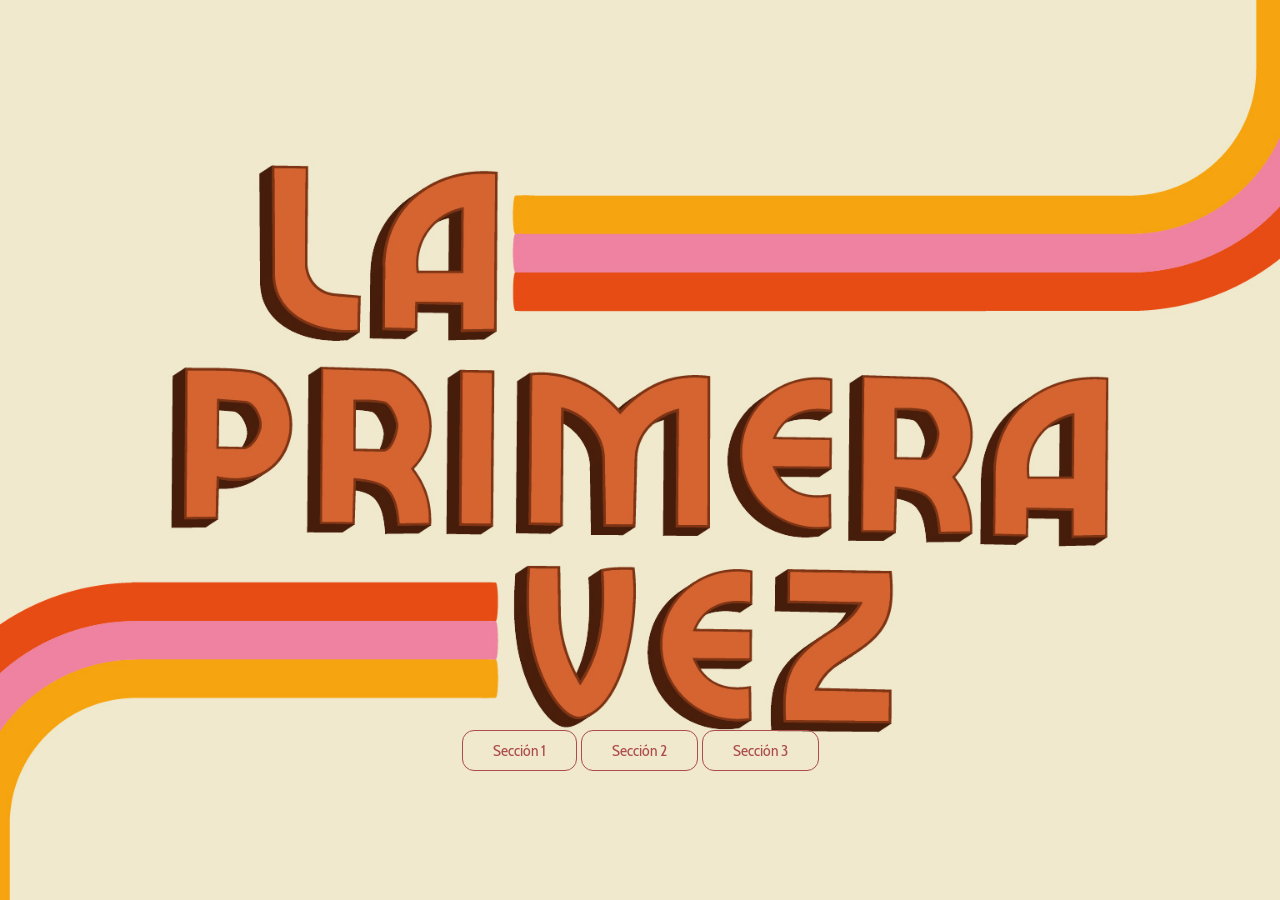
<file: index.html>
<!DOCTYPE html>
<html lang="es">
<head>
    <meta charset="UTF-8">
    <meta name="viewport" content="width=device-width, initial-scale=1.0">
    <title>La primera vez</title>

    <!-- LINK para enlazar los Estilos CSS -->
    <link rel="stylesheet" href="style.css">

 <!-- LINK para enlazar las fuentes de Google Fonts -->
        <link rel="preconnect" href="https://fonts.googleapis.com">
        <link rel="preconnect" href="https://fonts.gstatic.com" crossorigin>
        <link href="https://fonts.googleapis.com/css2?family=Cabin+Condensed" rel="stylesheet">

        <!-- LINK para enlazar las fuentes de Google Fonts -->
<link rel="preconnect" href="https://fonts.googleapis.com">
 <link rel="preconnect" href="https://fonts.gstatic.com" crossorigin>
 <link href="https://fonts.googleapis.com/css2?family=Cabin+Condensed" rel="stylesheet">
<link href="https://fonts.googleapis.com/css2?family=Archivo+Black" rel="stylesheet">


    

</head>
<body id="home">

    <!-- Contenido del sitio web visible en el navegador -->
  <div id="portada">
        <nav id="portada">
                <a href="seccion1.html">Sección 1</a>
                <a href="seccion2.html">Sección 2</a>
                <a href="seccion3.html">Sección 3</a>          
        </nav>
   </div>
    

        
    
</body>
</html>
</file>
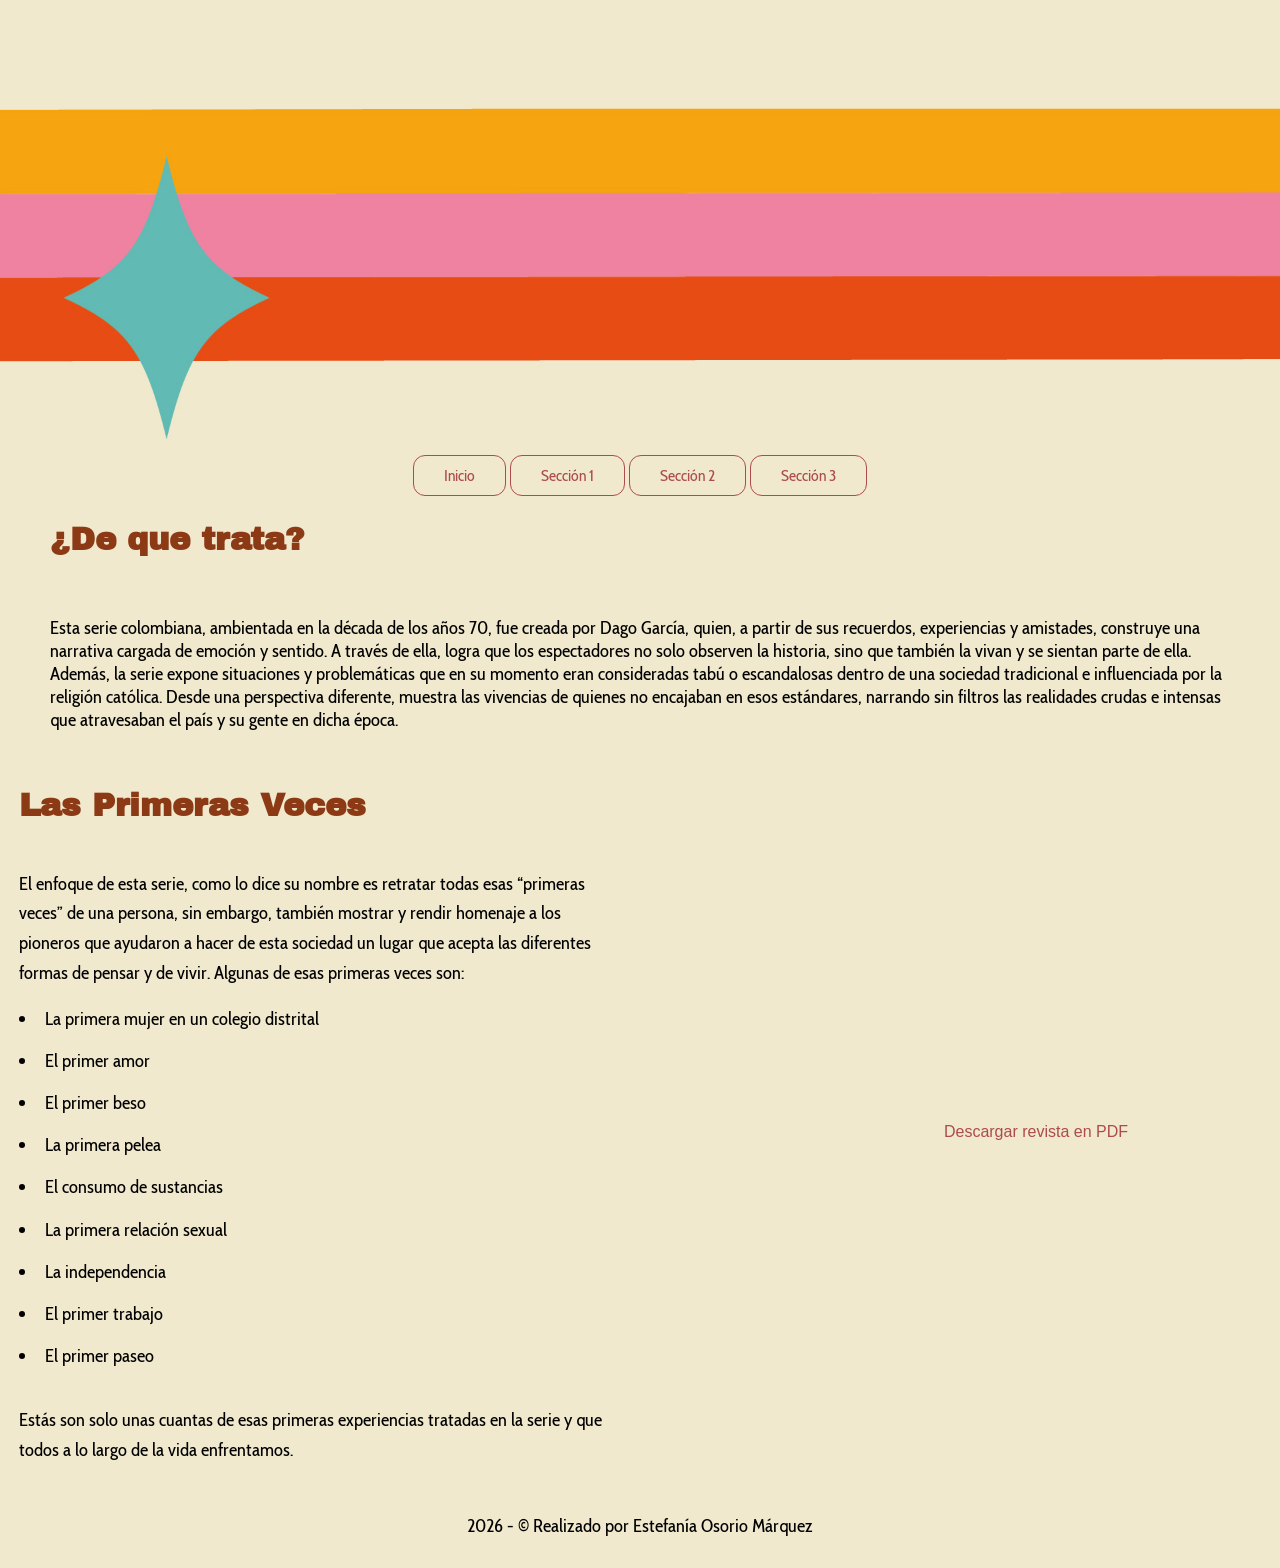
<file: seccion1.html>
<!DOCTYPE html>
<html lang="es">
<head>
    <meta charset="UTF-8">
    <meta name="viewport" content="width=device-width, initial-scale=1.0">
    <title>¿De qué trata?</title>

        <!-- LINK para enlazar los Estilos CSS -->
        <link rel="stylesheet" href="style.css">

        <!-- LINK para enlazar las fuentes de Google Fonts -->
        <link rel="preconnect" href="https://fonts.googleapis.com">
        <link rel="preconnect" href="https://fonts.gstatic.com" crossorigin>
        <link href="https://fonts.googleapis.com/css2?family=Cabin+Condensed" rel="stylesheet">

        <!-- LINK para enlazar las fuentes de Google Fonts -->
<link rel="preconnect" href="https://fonts.googleapis.com">
 <link rel="preconnect" href="https://fonts.gstatic.com" crossorigin>
 <link href="https://fonts.googleapis.com/css2?family=Cabin+Condensed" rel="stylesheet">
<link href="https://fonts.googleapis.com/css2?family=Archivo+Black" rel="stylesheet">

</head>
<body id="sec1">
    <main>
        <img src="img/Separadorinformaciones.jpg" alt="">

        <!-- En el encabezado (header) va el título del proyecto y el título de la sección -->

        <header>

            <h1>¿De que trata?</h1>
            <p>
            Esta serie colombiana, ambientada en la década de los años 70, fue creada por Dago García, quien, a partir de sus recuerdos, experiencias y amistades, construye una narrativa cargada de emoción y sentido. A través de ella, logra que los espectadores no solo observen la historia, sino que también la vivan y se sientan parte de ella.
Además, la serie expone situaciones y problemáticas que en su momento eran consideradas tabú o escandalosas dentro de una sociedad tradicional e influenciada por la religión católica. Desde una perspectiva diferente, muestra las vivencias de quienes no encajaban en esos estándares, narrando sin filtros las realidades crudas e intensas que atravesaban el país y su gente en dicha época.
</p>
            
        </header>
        

        <!-- En la navegación (nav) van los botones de navegación entre las páginas (cada página es una sección) -->
        <nav>
            <a href="index.html">Inicio</a>
            <a href="seccion1.html">Sección 1</a>
            <a href="seccion2.html">Sección 2</a>
            <a href="seccion3.html">Sección 3</a>          
        </nav>

            

        
<section class="contenido">
    
    <!-- Columna izquierda -->
    <div class="texto">
    
        
         <h2>Las Primeras Veces</h2>
        <p>
            El enfoque de esta serie, como lo dice su nombre es retratar todas esas “primeras veces” de una persona, sin embargo, también mostrar y rendir homenaje a los pioneros que ayudaron a hacer de esta sociedad un lugar que acepta las diferentes formas de pensar y de vivir.
Algunas de esas primeras veces son:
</p>

<li>La primera mujer en un colegio distrital</li>
<li>El primer amor</li>
<li>El primer beso</li>
<li>La primera pelea</li>
<li>El consumo de sustancias</li>
<li>La primera relación sexual</li>
<li>La independencia</li>
<li>El primer trabajo</li>
<li>El primer paseo</li>

<p>
Estás son solo unas cuantas de esas primeras experiencias tratadas en la serie y que todos a lo largo de la vida enfrentamos.
        </p>

        
    </div>

    <!-- Columna derecha -->
<div class="pdf">
   <a href="Revista la primera vez.pdf" class="boton">Descargar revista en PDF</a>
</div>

</section>


        <!-- En el pie (footer) van los creditos-->
        <footer>
            <p>2026 - © Realizado por Estefanía Osorio Márquez</p>
        </footer>
    </main>
</body>
</html>
</file>
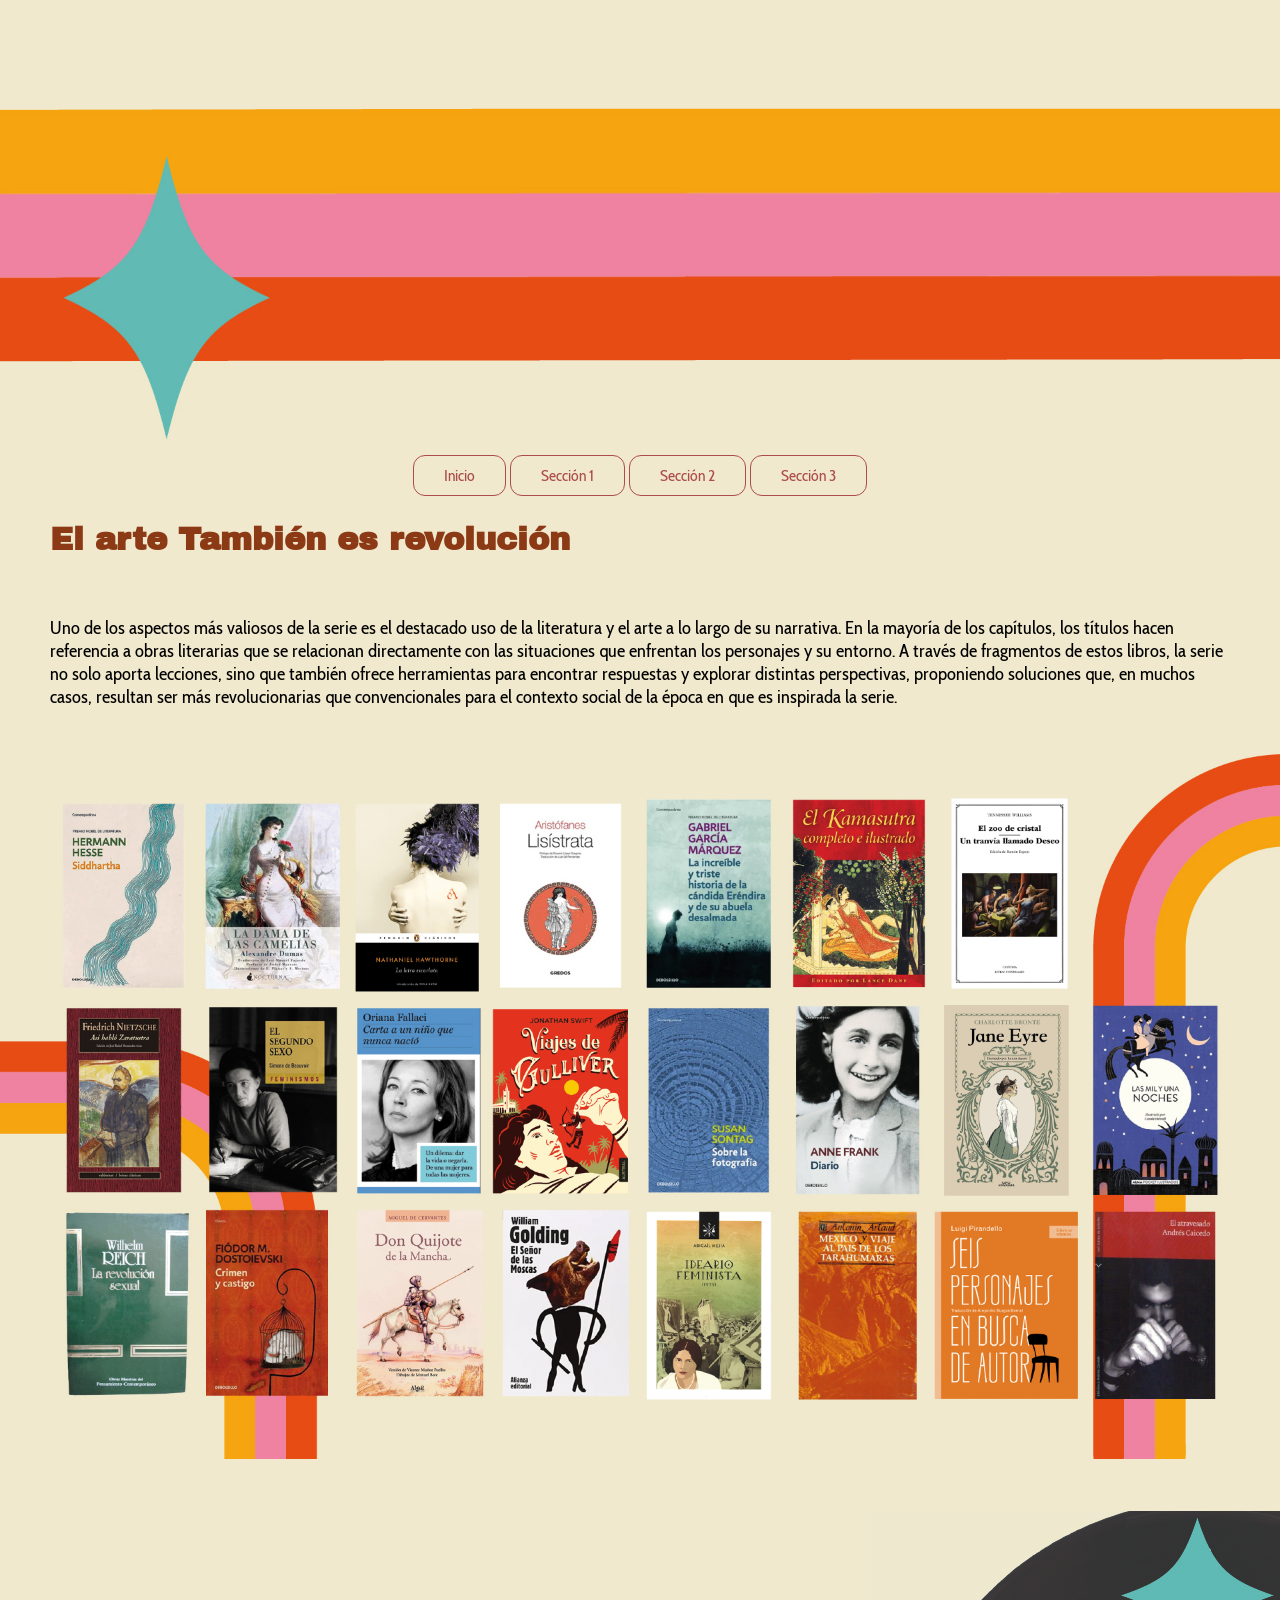
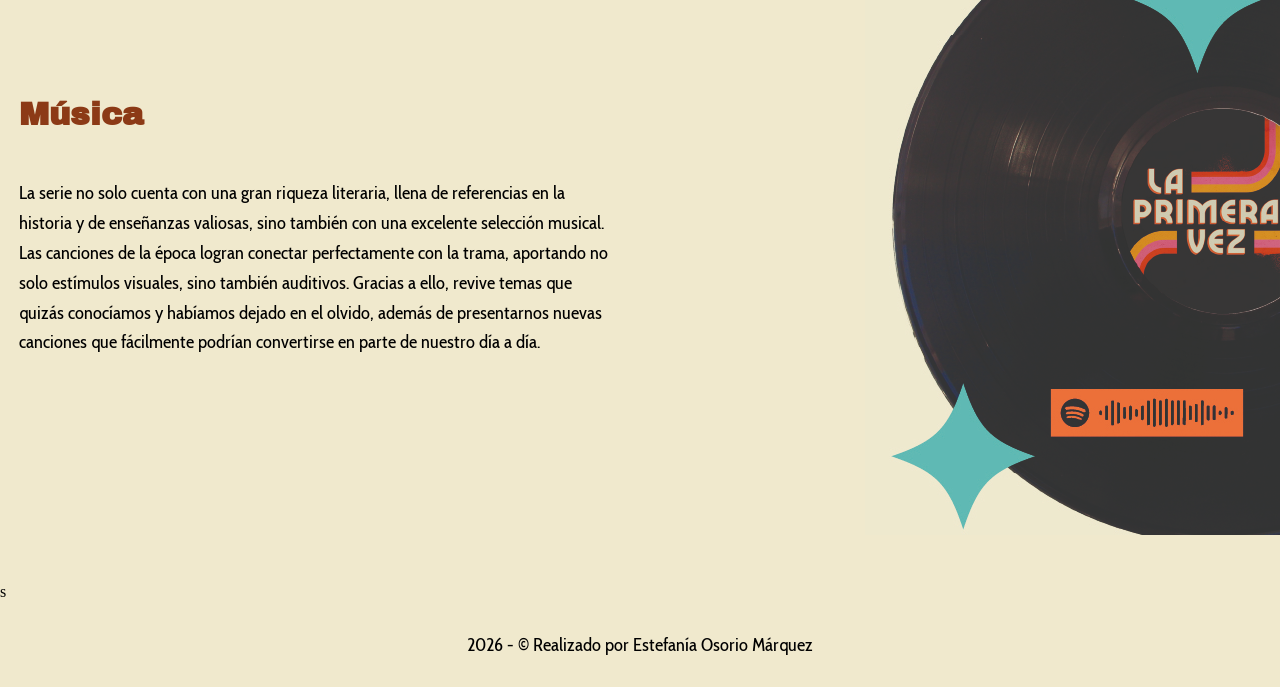
<file: seccion2.html>
<!DOCTYPE html>

<html lang="es">
<head>
    <meta charset="UTF-8">
    <meta name="viewport" content="width=device-width, initial-scale=1.0">
    <title>El arte También es revolución</title>

        <!-- LINK para enlazar los Estilos CSS -->
        <link rel="stylesheet" href="style.css">

        <!-- LINK para enlazar las fuentes de Google Fonts -->
        <link rel="preconnect" href="https://fonts.googleapis.com">
        <link rel="preconnect" href="https://fonts.gstatic.com" crossorigin>
        <link href="https://fonts.googleapis.com/css2?family=Cabin+Condensed" rel="stylesheet">

        <!-- LINK para enlazar las fuentes de Google Fonts -->
<link rel="preconnect" href="https://fonts.googleapis.com">
 <link rel="preconnect" href="https://fonts.gstatic.com" crossorigin>
 <link href="https://fonts.googleapis.com/css2?family=Cabin+Condensed" rel="stylesheet">
<link href="https://fonts.googleapis.com/css2?family=Archivo+Black" rel="stylesheet">

</head>
<body id="sec2">
    <main>
    <img src="img/Separadorinformaciones.jpg" alt="">
    
        <!-- En el encabezado (header) va el título del proyecto y el título de la sección -->
        <header>
            <div class="elarte">
            <h1>El arte También es revolución</h1>
        <p>Uno de los aspectos más valiosos de la serie es el destacado uso de la literatura y el arte a lo largo de su narrativa. En la mayoría de los capítulos, los títulos hacen referencia a obras literarias que se relacionan directamente con las situaciones que enfrentan los personajes y su entorno. A través de fragmentos de estos libros, la serie no solo aporta lecciones, sino que también ofrece herramientas para encontrar respuestas y explorar distintas perspectivas, proponiendo soluciones que, en muchos casos, resultan ser más revolucionarias que convencionales para el contexto social de la época en que es inspirada la serie.</p>
        </div>
        </header>

        <!-- En la navegación (nav) van los botones de navegación entre las páginas (cada página es una sección) -->
        <nav>
            <a href="index.html">Inicio</a>
            <a href="seccion1.html">Sección 1</a>
            <a href="seccion2.html">Sección 2</a>
            <a href="seccion3.html">Sección 3</a>          
        </nav>

    <div>
        <img src="img/libros.jpg" alt="Libros" width="100%" height="100%">
    </div>

        <section class="contenido">
    
    <!-- Columna izquierda -->
    <div class="texto">
    
        
         <h2>Música</h2>
        <p>
            La serie no solo cuenta con una gran riqueza literaria, llena de referencias en la historia y de enseñanzas valiosas, sino también con una excelente selección musical. Las canciones de la época logran conectar perfectamente con la trama, aportando no solo estímulos visuales, sino también auditivos. Gracias a ello, revive temas que quizás conocíamos y habíamos dejado en el olvido, además de presentarnos nuevas canciones que fácilmente podrían convertirse en parte de nuestro día a día.

        </p>

    </div>

 
<!-- Columna derecha -->
<div class="imagen">
    <img src="img/Musica.jpg" alt="Música">
</div>
</section>
s

        <!-- En el pie (footer) van los creditos-->
        <footer>
            <p>2026 - © Realizado por Estefanía Osorio Márquez</p>
        </footer>
    </main>
</body>
</html>
</file>
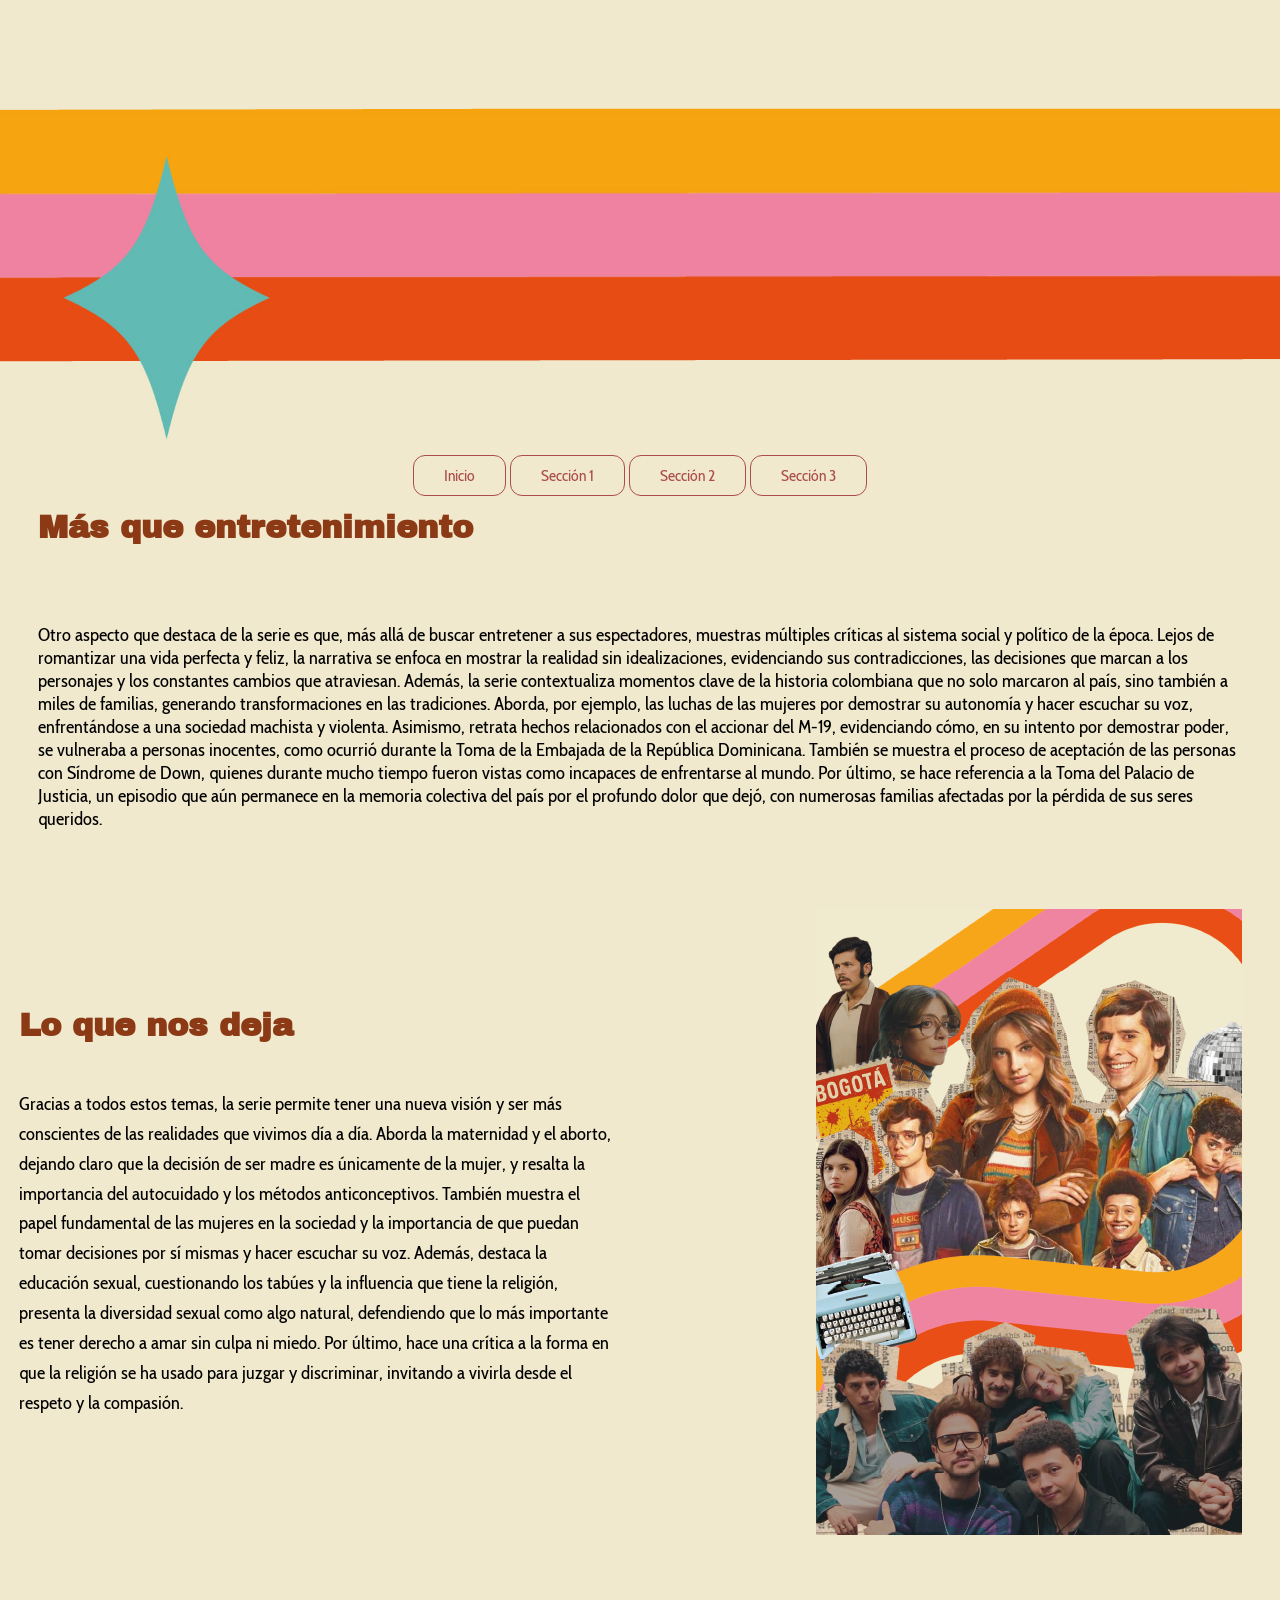
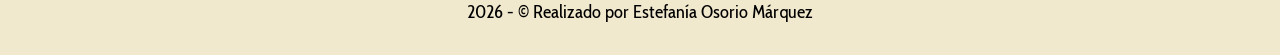
<file: seccion3.html>
<!DOCTYPE html>
<html lang="es">
<head>
    <meta charset="UTF-8">
    <meta name="viewport" content="width=device-width, initial-scale=1.0">
    <title>Más que entretenimiento</title>

        <!-- LINK para enlazar los Estilos CSS -->
        <link rel="stylesheet" href="style.css">

        <!-- LINK para enlazar las fuentes de Google Fonts -->
        <link rel="preconnect" href="https://fonts.googleapis.com">
        <link rel="preconnect" href="https://fonts.gstatic.com" crossorigin>
        <link href="https://fonts.googleapis.com/css2?family=Cabin+Condensed" rel="stylesheet">

        <!-- LINK para enlazar las fuentes de Google Fonts -->
<link rel="preconnect" href="https://fonts.googleapis.com">
 <link rel="preconnect" href="https://fonts.gstatic.com" crossorigin>
 <link href="https://fonts.googleapis.com/css2?family=Cabin+Condensed" rel="stylesheet">
<link href="https://fonts.googleapis.com/css2?family=Archivo+Black" rel="stylesheet">

</head>
<body id="sec3">
    <main>

        <!-- En el encabezado (header) va el título del proyecto y el título de la sección -->
        <img src="img/Separadorinformaciones.jpg" alt="">


            <h1>Más que entretenimiento</h1>
       

        <!-- En la navegación (nav) van los botones de navegación entre las páginas (cada página es una sección) -->
        <nav>
            <a href="index.html">Inicio</a>
            <a href="seccion1.html">Sección 1</a>
            <a href="seccion2.html">Sección 2</a>
            <a href="seccion3.html">Sección 3</a>          
        </nav>

        <p>Otro aspecto que destaca de la serie es que, más allá de buscar entretener a sus espectadores, muestras múltiples críticas al sistema social y político de la época. Lejos de romantizar una vida perfecta y feliz, la narrativa se enfoca en mostrar la realidad sin idealizaciones, evidenciando sus contradicciones, las decisiones que marcan a los personajes y los constantes cambios que atraviesan.

Además, la serie contextualiza momentos clave de la historia colombiana que no solo marcaron al país, sino también a miles de familias, generando transformaciones en las tradiciones. Aborda, por ejemplo, las luchas de las mujeres por demostrar su autonomía y hacer escuchar su voz, enfrentándose a una sociedad machista y violenta.

Asimismo, retrata hechos relacionados con el accionar del M-19, evidenciando cómo, en su intento por demostrar poder, se vulneraba a personas inocentes, como ocurrió durante la Toma de la Embajada de la República Dominicana. También se muestra el proceso de aceptación de las personas con Síndrome de Down, quienes durante mucho tiempo fueron vistas como incapaces de enfrentarse al mundo.

Por último, se hace referencia a la Toma del Palacio de Justicia, un episodio que aún permanece en la memoria colectiva del país por el profundo dolor que dejó, con numerosas familias afectadas por la pérdida de sus seres queridos.
</p>
 </header>

 <section class="contenido">
 
 <!-- Columna izquierda -->
    <div class="texto">

 <h2>Lo que nos deja</h2>
 <p>Gracias a todos estos temas, la serie permite tener una nueva visión y ser más conscientes de las realidades que vivimos día a día.

Aborda la maternidad y el aborto, dejando claro que la decisión de ser madre es únicamente de la mujer, y resalta la importancia del autocuidado y los métodos anticonceptivos. También muestra el papel fundamental de las mujeres en la sociedad y la importancia de que puedan tomar decisiones por sí mismas y hacer escuchar su voz.

Además, destaca la educación sexual, cuestionando los tabúes
y la influencia que tiene la religión, presenta la diversidad sexual como algo natural, defendiendo que lo más importante es tener derecho a amar sin culpa ni miedo.

Por último, hace una crítica a la forma en que la religión se ha usado para juzgar y discriminar, invitando a vivirla desde el respeto y la compasión.

</p>
</div>


        <!-- En el centro (section) van los contenidos de la sección -->
        <section>
 <!-- Columna derecha -->
<div class="imagen">
    <img src="img/collage.png" alt="">

</div>
        </section>

          </main>

        <!-- En el pie (footer) van los creditos-->
        <footer>

            <p>2026 - © Realizado por Estefanía Osorio Márquez</p>
        </footer>
  
</body>
</html>
</file>
<file: style.css>
/* ------------------------------------- */
/* Estilos para el HOME */
/* ------------------------------------- */

body, html {
    width: 100%; 
    height: 100%; 
    padding: 0; 
    margin: 0;
}

body#home{
    margin: 0;
    padding: 0;
}
div#portada{
    background-image: url("img/Portada1.jpg");
    background-position: center center;
    background-size: cover;
    background-repeat: no-repeat;

    /* Tamaño completo de la pantalla */
    width: 100%; /* VW quiere decir Viewport Width, es decir la anchura del navegador, de Safari*/
    height: 100vh; /* VH quiere decir Viewport Height, es decir la altura del navegador, de Safari*/
}

div#portada:hover{
    background-image: url("img/Portada2.jpg");
    transition: all 0.5s ease;
}

nav{
    display: flex;
    align-items: center;
    justify-content: center;
    position: absolute;
    left: 50%;
    transform: translateX(-50%);
    bottom: 50px;
    width: 1000px;
}

nav#portada{
    margin-top: 550px;
}

nav{
    display: flex;
    align-items: center;
    justify-content: center;
    position: absolute;
    left: 50%;
    transform: translateX(-50%);
    transform: translateY(-50%);
    bottom: 0px;
    width: 1000px;
}

nav a{
  font-family: "Cabin Condensed", sans-serif;
  font-weight: 400;
  font-style: normal;
    padding: 1% 3%;
    text-decoration: none;
    color: rgb(172, 76, 76);
    margin: 2px;
    border-radius: 12px;

    /* Estilo del botón */
    border: 1px solid rgb(172, 76, 76);

    /* Transición suave */
    transition: all 0.3s ease;
}

/* Efecto al pasar el mouse */
nav a:hover{
    background-color: rgb(172, 76, 76);

    transform: scale(1.05);
}

/* ------------------------------------- */
/* Estilos para las secciones */
/* ------------------------------------- */
nav{
    display: flex;
    align-items: center;
    justify-content: center;
    position: absolute;
    left: 50%;
    transform: translateX(-50%);
    top: 50px;
    width: 1000px;
}

nav a{
    font-family: "Cabin Condensed", sans-serif;
    font-weight: 400;
    font-style: normal;
    padding: 1% 3%;
    text-decoration: none;
    color: rgb(172, 76, 76);
    margin: 2px;
    border-radius: 12px;

    /* Estilo del botón */
    border: 1px solid rgb(172, 76, 76);

    /* Transición suave */
    transition: all 0.3s ease;
}

/* Efecto al pasar el mouse */
nav a:hover{
    background-color: rgb(172, 76, 76);

    transform: scale(1.05);
}

h1{
    font-family: "Archivo Black", sans-serif;
    font-size: 32px;
    font-style: normal;
    padding:3% 0 3% 3%;
    color: #8c3a16;
}

h2{
    font-family: "Archivo Black", sans-serif;
    font-size: 32px;
    font-style: normal;
    padding:0 0 3% 3%;
    color: #8c3a16;
}

p{
    font-family: "Cabin Condensed", sans-serif;
    font-size: 14pt;
    font-style: normal;
    padding: 0% 3%;
    color: rgb(0, 0, 0);
}

li{
    font-family: "Cabin Condensed", sans-serif;
    font-size: 14pt;
    font-style: normal;
    padding:0 0 3% 3%;
    line-height-step: 1;
    color: rgb(0, 0, 0);
}

main{
    display: grid;
    grid-template-columns: 1fr;
    grid-template-rows: auto;
    background-color: #f0e9cd;
    }

img[src="img/Separadorinformaciones.jpg"]{ 
    width: 100%; /* VW quiere decir Viewport Width, es decir la anchura del navegador, de Safari*/
    height: 50vh; /* VH quiere decir Viewport Height, es decir la altura del navegador, de Safari*/
    inline-size: cover;
}

img[src="img/libros.jpg"]{ 
    width: 100%; /* VW quiere decir Viewport Width, es decir la anchura del navegador, de Safari*/
    height: auto; 
    inline-size: cover;
}

header{
    background-color: #f0e9cd;
    padding: 1%;
}

div#elarte{
    background-color: #f0e9cd;
    padding: 3%;
    width: 100%;

}

img[src="img/libro.jpg"]{
    width: 100%; /* VW quiere decir Viewport Width, es decir la anchura del navegador, de Safari*/
    height: 100vh; /* VH quiere decir Viewport Height, es decir la altura del navegador, de Safari*/
}
section{
    font-family: Arial, Helvetica, sans-serif;
    height: 600px; /* Esta propiedad se puede cambiar según el alto del contenido */ 
    background-color: #f0e9cd;
    padding: 3%;

}

footer{
    font-family: Arial, Helvetica, sans-serif;
    background-color: #f0e9cd;
    padding: 1%;
    text-align: center;
}


/* Contenedor principal */
.contenido{
    display: flex;
    align-items: center;
    justify-content: space-between;
    gap: 40px;
    background-color: #f0e9cd;

    width: 100%;
    margin: auto;
    padding: 60px 0;
}

/* Columna izquierda */
.texto{
    width: 50%;
    color: rgb(0, 0, 0);
    font-family: Arial, Helvetica, sans-serif;
}

.texto h3{
    font-size: 32px;
    margin-bottom: 20px;
}

.texto p{
    font-size: 14pt;
    line-height: 1.6;
}

.texto h4{
    font-size: 32px;
    margin-top: 20px;
}
/* Botón */
.boton{
    display: inline-block;
    margin-top: 20px;
    padding: 12px 24px;

    color: rgb(172, 76, 76);

    text-decoration: none;
    border-radius: 12px;
    transition: all 0.3s ease;
}

.boton:hover{
    background-color: rgb(172, 76, 76);
    color: beige;
    transform: scale(1.05);
}

/* Columna derecha */
img[src="img/Musica.jpg"]{
    width: 100%;
    display: flex;
    justify-content: center;
    padding: 0;
}

div.pdf{
    display: flex;
    justify-content: center;
    padding: 10%;
}
</file>
